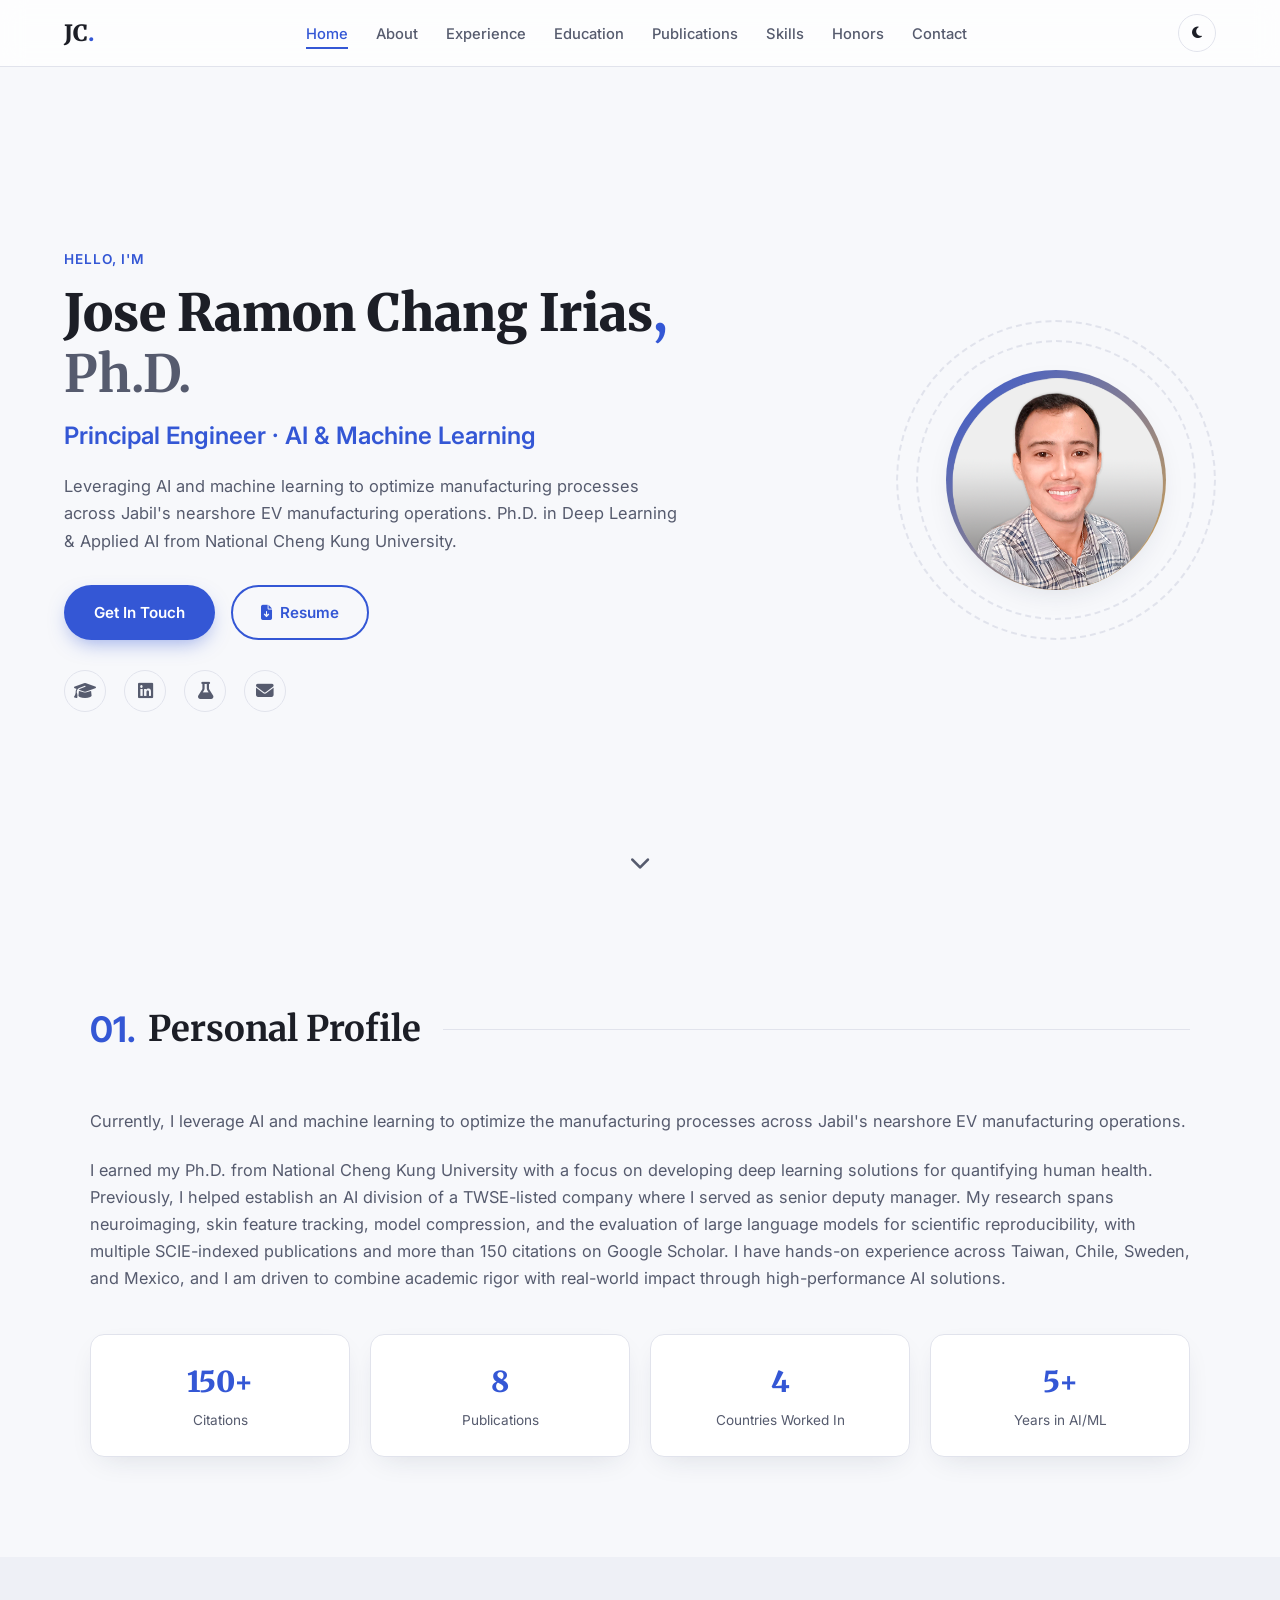
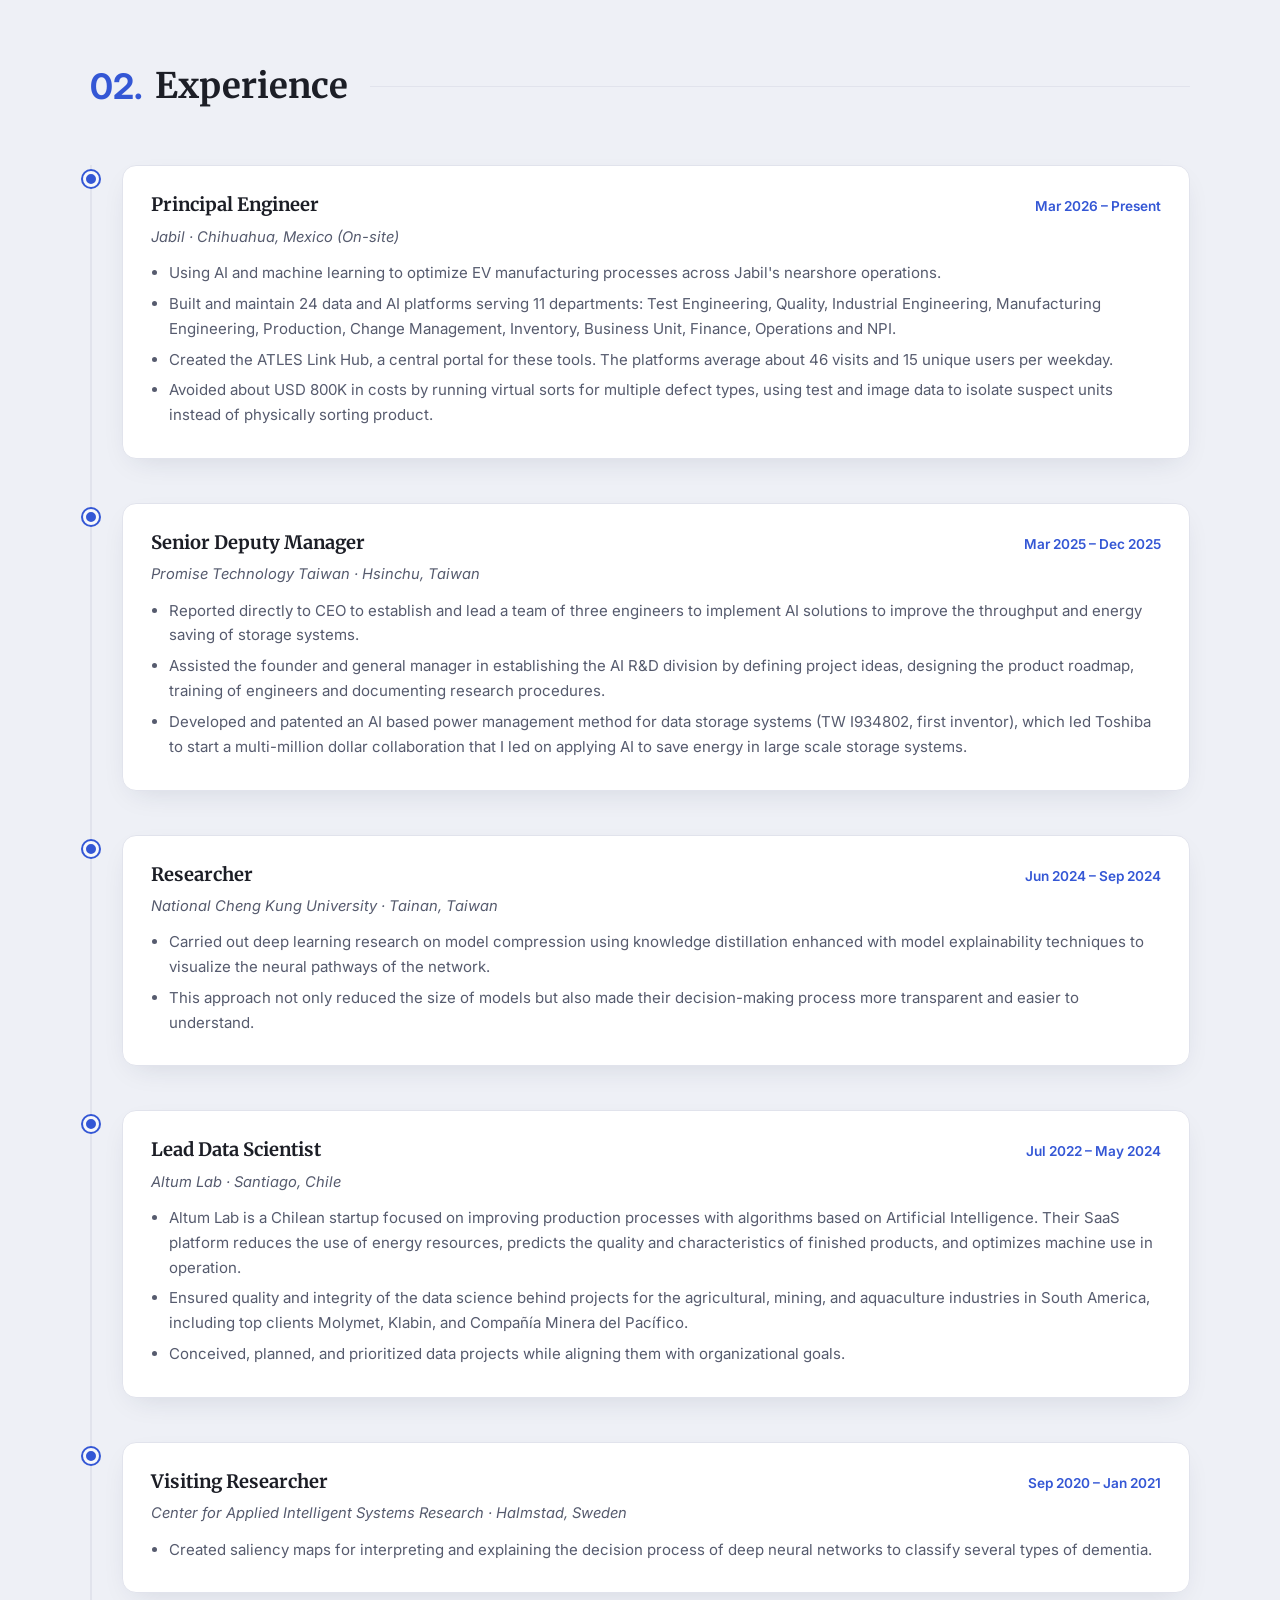
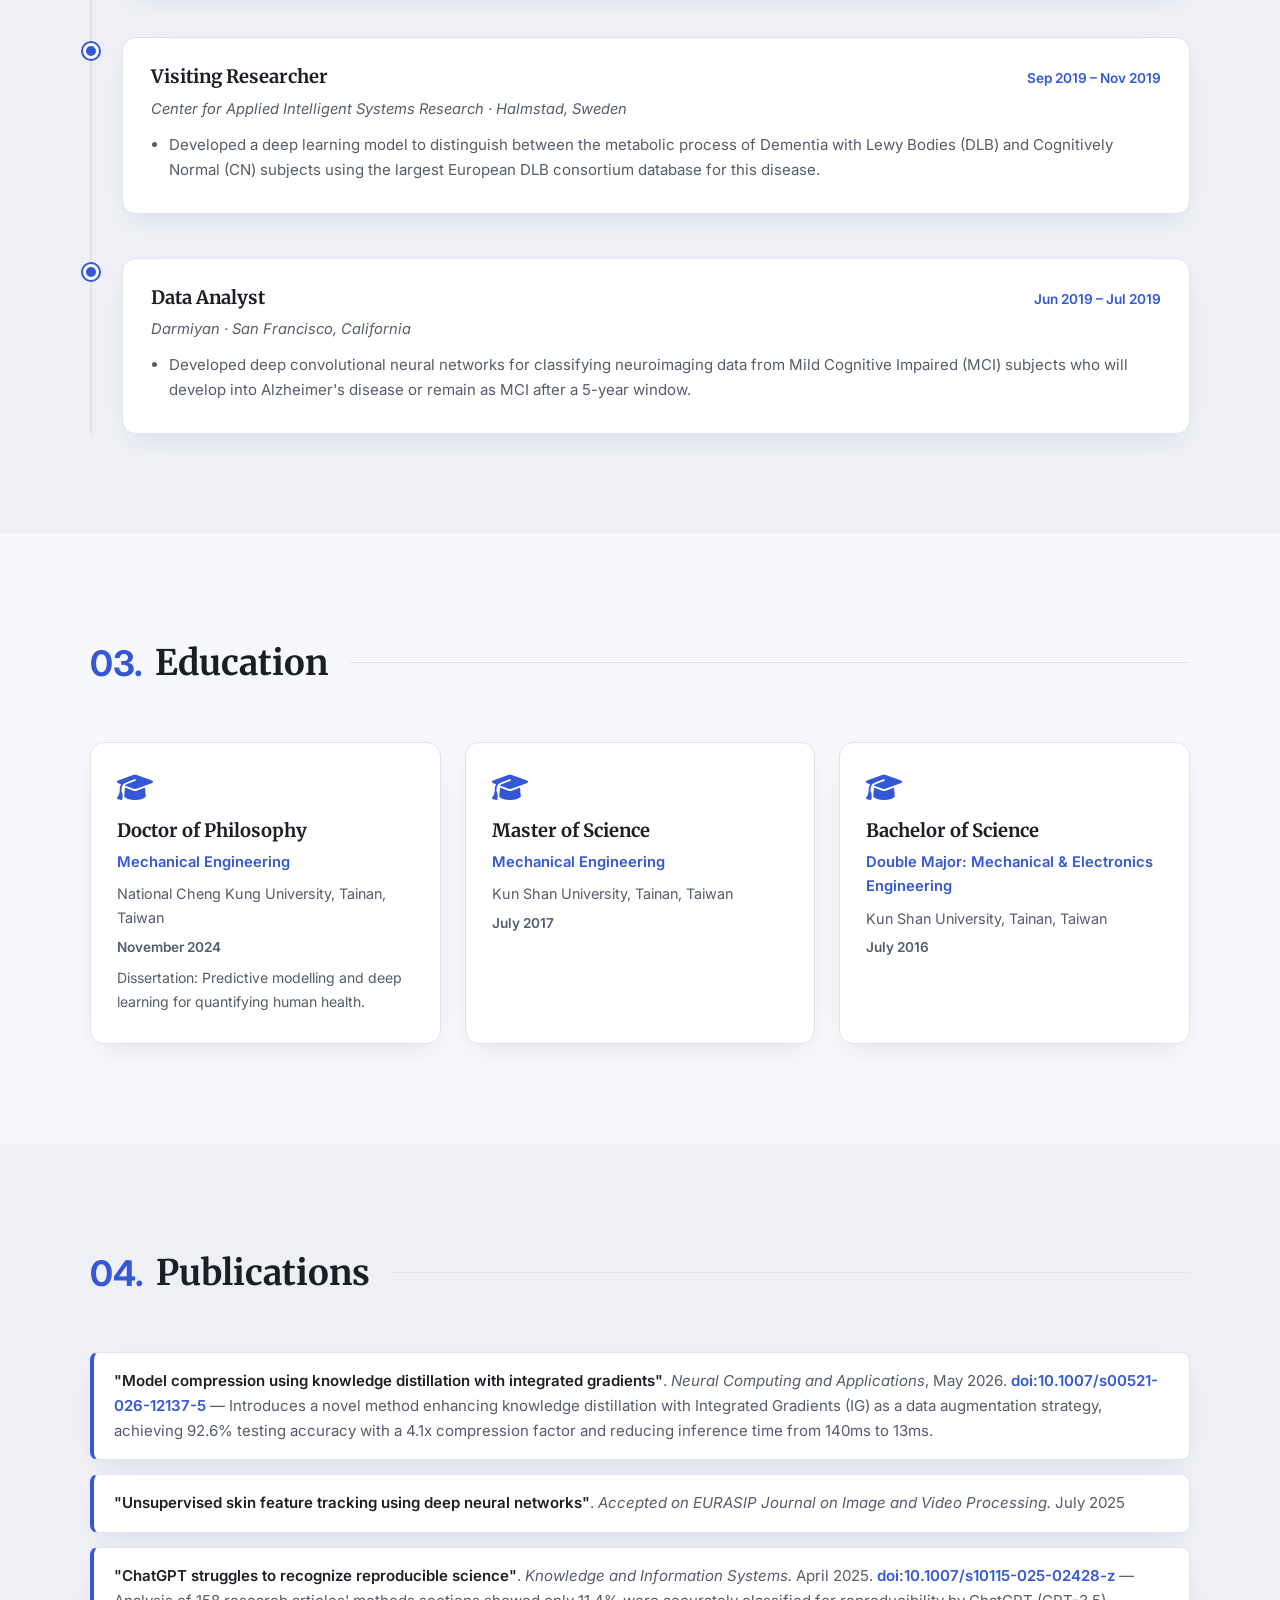
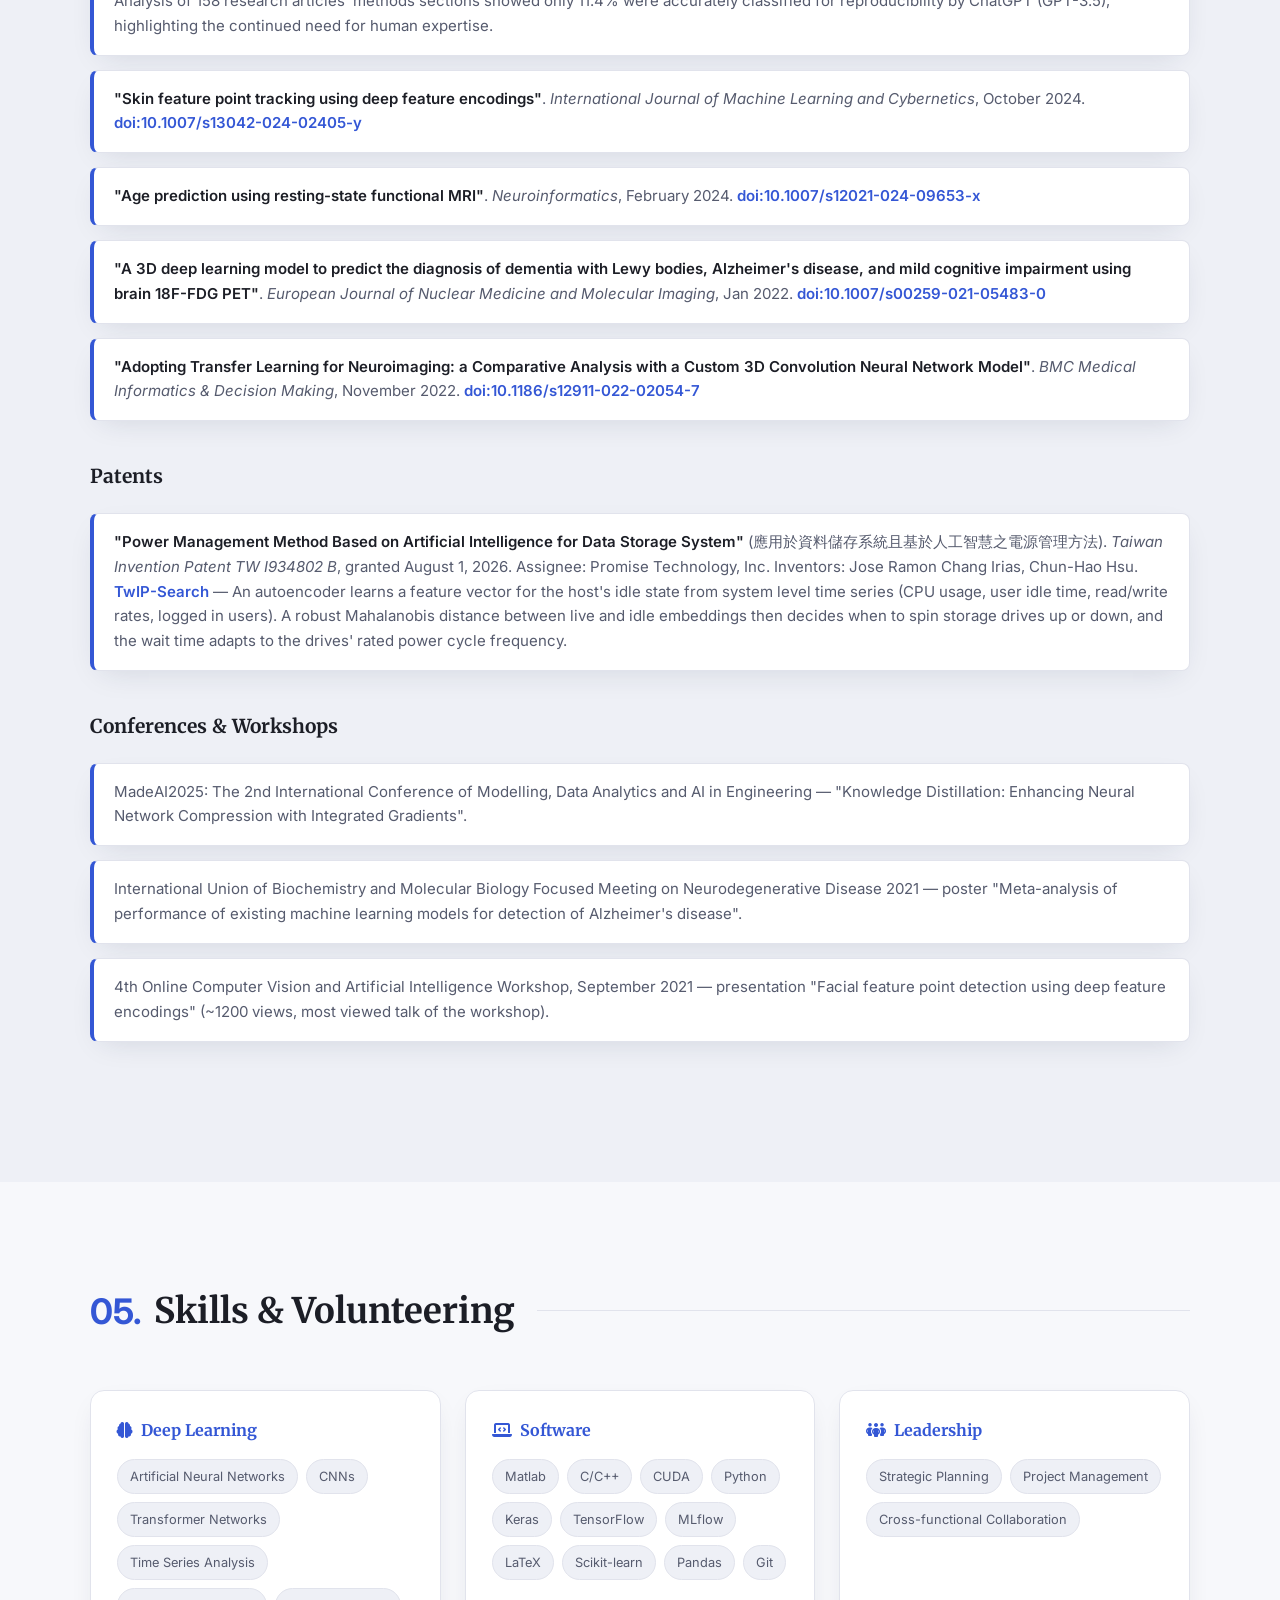
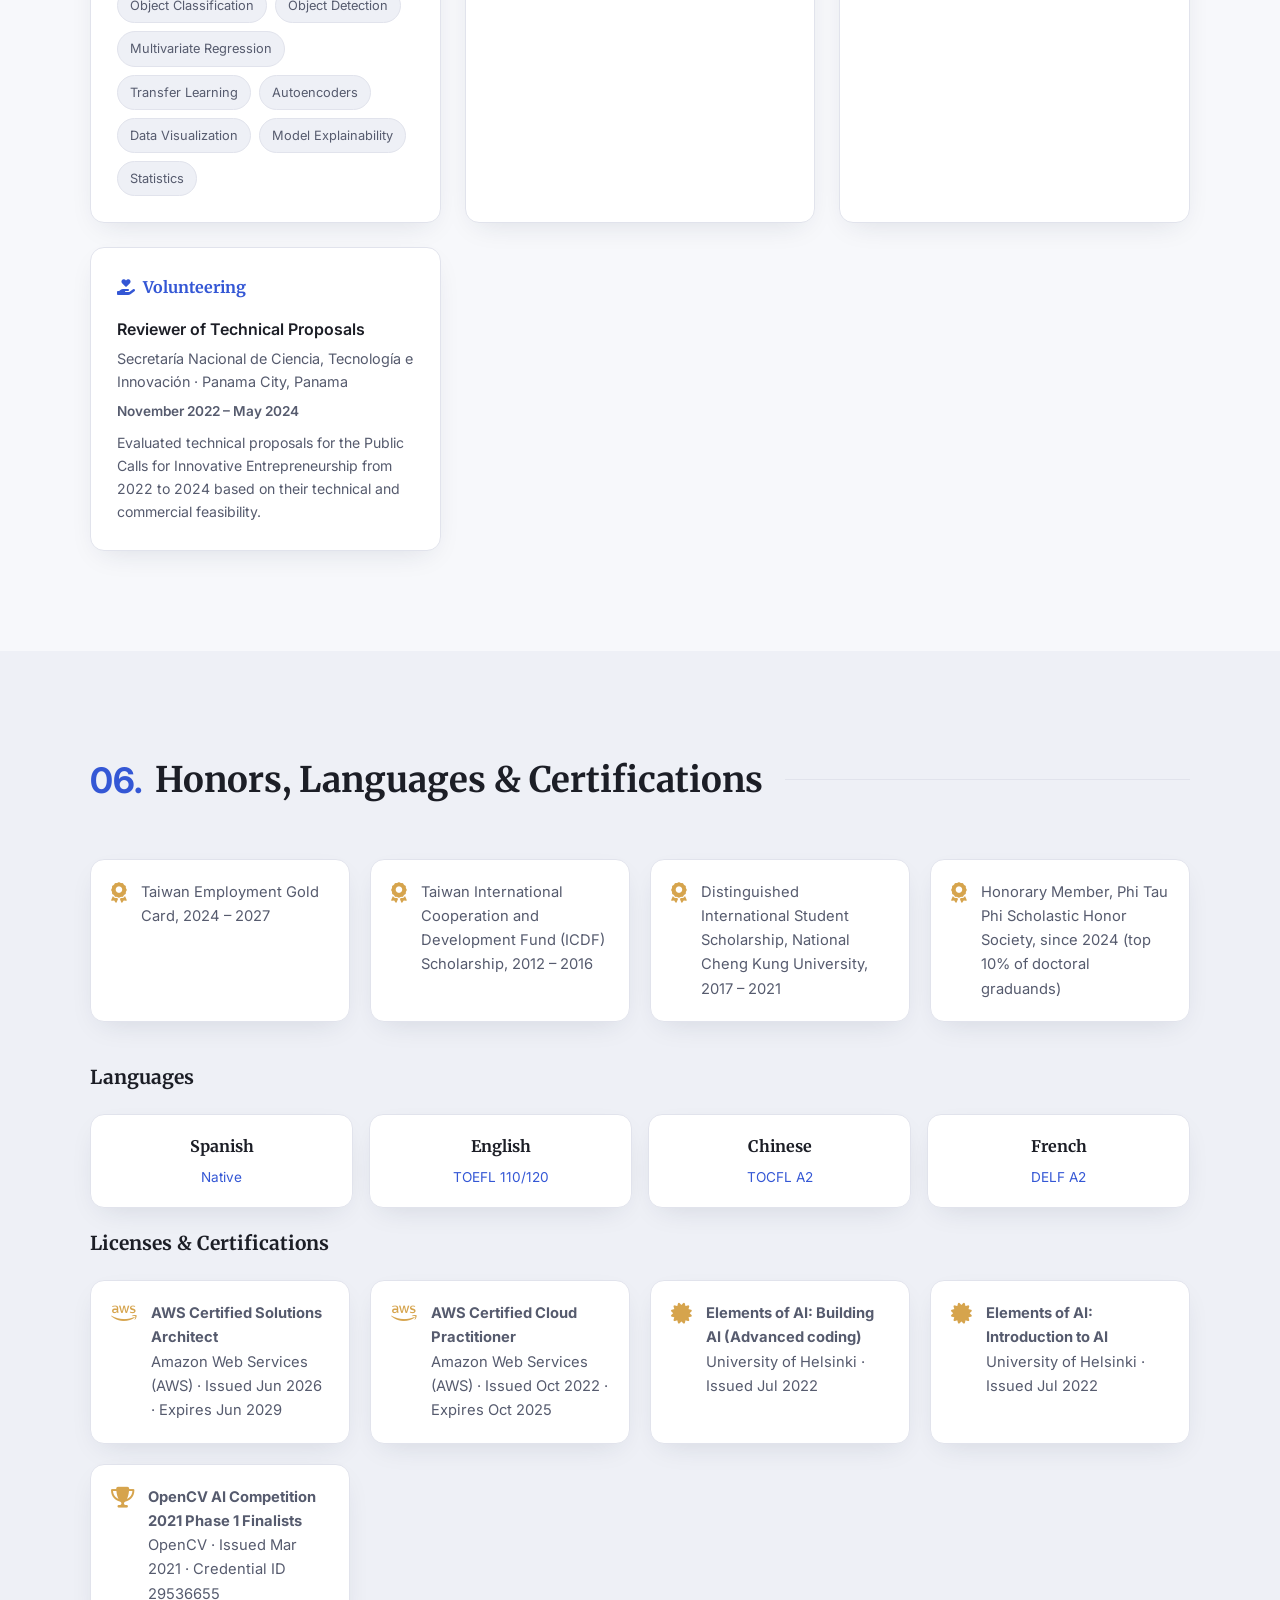
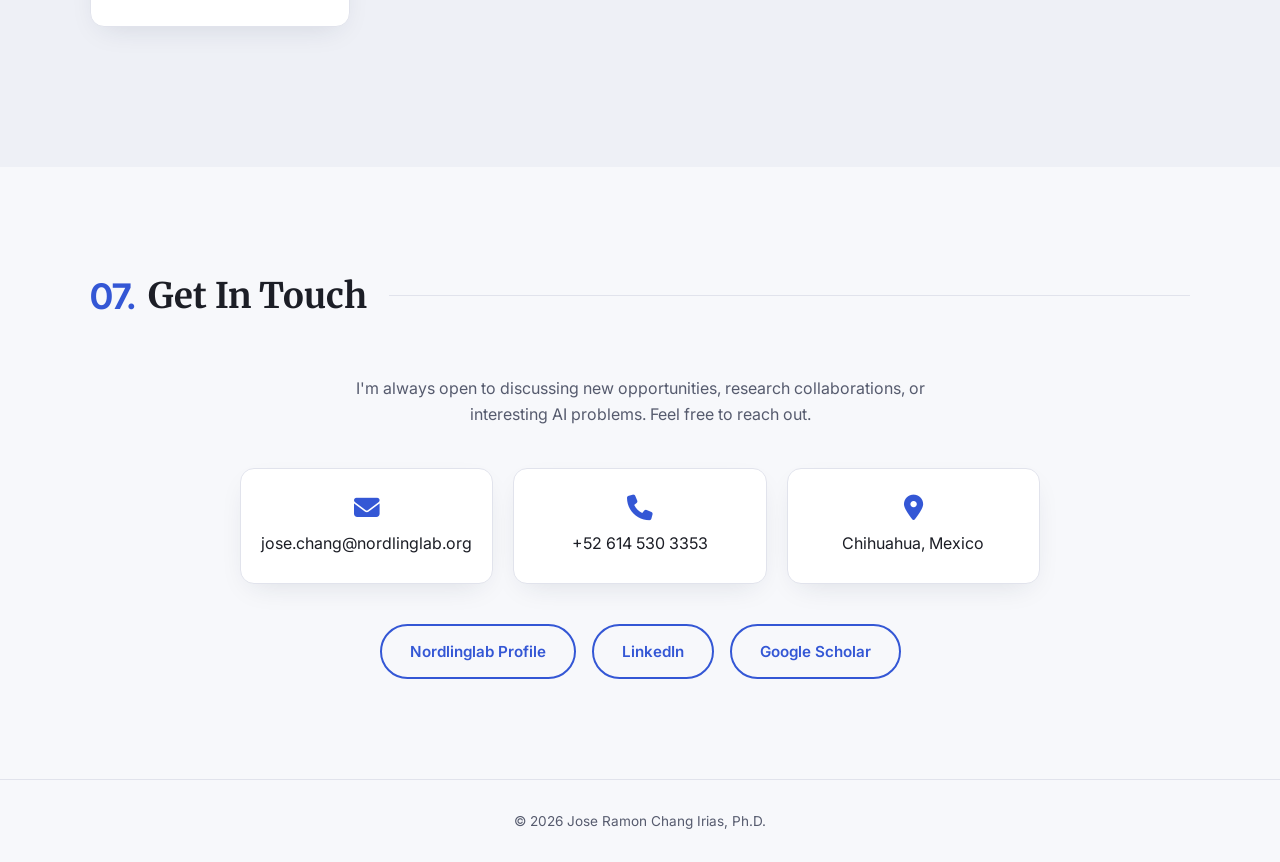
<file: index.html>
<!DOCTYPE html>
<html lang="en">
<head>
<meta charset="UTF-8">
<meta name="viewport" content="width=device-width, initial-scale=1.0">
<title>Jose Ramon Chang Irias, Ph.D. | AI Research & Engineering</title>
<meta name="description" content="Personal website of Jose Ramon Chang Irias, Ph.D. - AI R&D leader specializing in deep learning, model compression, neuroimaging AI, and applied machine learning research.">
<meta name="keywords" content="Jose Ramon Chang Irias, Jose Chang, AI, Artificial Intelligence, Machine Learning, Deep Learning, Solutions Architect, AI Solutions Architect, AI R&D, AI Research Scientist, Machine Learning Engineer, Deep Learning Engineer, Neural Networks, Convolutional Neural Networks, Transformer Networks, Model Compression, Knowledge Distillation, Model Explainability, Computer Vision, Neuroimaging AI, Predictive Modelling, Data Science, AWS Certified Solutions Architect, AI Consultant, AI Leadership, Ph.D. Artificial Intelligence, National Cheng Kung University, Jabil, Manufacturing AI, EV Manufacturing, Applied AI Research">

<meta name="author" content="Jose Ramon Chang Irias">
<meta name="robots" content="index, follow">
<link rel="canonical" href="https://jose-chang.github.io/">

<!-- Open Graph / Facebook / LinkedIn -->
<meta property="og:type" content="profile">
<meta property="og:url" content="https://jose-chang.github.io/">
<meta property="og:title" content="Jose Ramon Chang Irias, Ph.D. | AI Research & Engineering">
<meta property="og:description" content="Personal website of Jose Ramon Chang Irias, Ph.D. - AI R&D leader specializing in deep learning, model compression, neuroimaging AI, and applied machine learning research.">
<meta property="og:image" content="https://jose-chang.github.io/Foto_Perfil_Jose.png">
<meta property="profile:first_name" content="Jose Ramon">
<meta property="profile:last_name" content="Chang Irias">

<!-- Twitter Card -->
<meta name="twitter:card" content="summary_large_image">
<meta name="twitter:url" content="https://jose-chang.github.io/">
<meta name="twitter:title" content="Jose Ramon Chang Irias, Ph.D. | AI Research & Engineering">
<meta name="twitter:description" content="Personal website of Jose Ramon Chang Irias, Ph.D. - AI R&D leader specializing in deep learning, model compression, neuroimaging AI, and applied machine learning research.">
<meta name="twitter:image" content="https://jose-chang.github.io/Foto_Perfil_Jose.png">

<link rel="icon" type="image/png" href="Foto_Perfil_Jose.png">
<link rel="preconnect" href="https://fonts.googleapis.com">
<link rel="preconnect" href="https://fonts.gstatic.com" crossorigin>
<link href="https://fonts.googleapis.com/css2?family=Merriweather:wght@400;700;900&family=Inter:wght@300;400;500;600;700&display=swap" rel="stylesheet">
<link rel="stylesheet" href="https://cdnjs.cloudflare.com/ajax/libs/font-awesome/6.5.1/css/all.min.css">
<link rel="stylesheet" href="style.css">

<script type="application/ld+json">
{
  "@context": "https://schema.org",
  "@type": "Person",
  "name": "Jose Ramon Chang Irias",
  "alternateName": "Jose Chang",
  "url": "https://jose-chang.github.io/",
  "image": "https://jose-chang.github.io/Foto_Perfil_Jose.png",
  "jobTitle": "Principal Engineer, AI & Machine Learning",
  "worksFor": {
    "@type": "Organization",
    "name": "Jabil"
  },
  "alumniOf": [
    {
      "@type": "CollegeOrUniversity",
      "name": "National Cheng Kung University"
    },
    {
      "@type": "CollegeOrUniversity",
      "name": "Kun Shan University"
    }
  ],
  "email": "mailto:jose.chang@nordlinglab.org",
  "telephone": "+52-614-530-3353",
  "address": {
    "@type": "PostalAddress",
    "addressLocality": "Chihuahua",
    "addressCountry": "Mexico"
  },
  "sameAs": [
    "https://www.linkedin.com/in/jose-chang-phd-b80aa515a/",
    "https://scholar.google.com/citations?user=WvDz7nAAAAAJ&hl=en",
    "https://www.nordlinglab.org/jose-ramon-chang/"
  ]
}
</script>
</head>

<body>

<div id="progress-bar"></div>

<nav id="navbar">
  <div class="nav-container">
    <a href="#home" class="nav-logo">JC<span>.</span></a>
    <ul class="nav-links" id="nav-links">
      <li><a href="#home">Home</a></li>
      <li><a href="#about">About</a></li>
      <li><a href="#experience">Experience</a></li>
      <li><a href="#education">Education</a></li>
      <li><a href="#publications">Publications</a></li>
      <li><a href="#skills">Skills</a></li>
      <li><a href="#honors">Honors</a></li>
      <li><a href="#contact">Contact</a></li>
    </ul>
    <button id="theme-toggle" aria-label="Toggle dark mode"><i class="fa-solid fa-moon"></i></button>
    <button id="nav-toggle" aria-label="Toggle navigation"><i class="fa-solid fa-bars"></i></button>
  </div>
</nav>

<header id="home" class="hero">
  <div class="hero-content">
    <p class="hero-eyebrow">Hello, I'm</p>
    <h1>Jose Ramon Chang Irias<span class="dot">,</span> <span class="phd">Ph.D.</span></h1>
    <h2 class="hero-role">Principal Engineer · AI & Machine Learning</h2>
    <p class="hero-desc">Leveraging AI and machine learning to optimize manufacturing processes across Jabil's nearshore EV manufacturing operations. Ph.D. in Deep Learning & Applied AI from National Cheng Kung University.</p>
    <div class="hero-buttons">
      <a href="#contact" class="btn btn-primary">Get In Touch</a>
      <a href="Resume.pdf" class="btn btn-outline" target="_blank" rel="noopener noreferrer"><i class="fa-solid fa-file-arrow-down"></i> Resume</a>
    </div>
    <div class="hero-socials">
      <a href="https://scholar.google.com/citations?user=WvDz7nAAAAAJ&hl=en" target="_blank" rel="noopener noreferrer" aria-label="Google Scholar"><i class="fa-solid fa-graduation-cap"></i></a>
      <a href="https://www.linkedin.com/in/jose-chang-phd-b80aa515a/" target="_blank" rel="noopener noreferrer" aria-label="LinkedIn"><i class="fa-brands fa-linkedin"></i></a>
      <a href="https://www.nordlinglab.org/jose-ramon-chang/" target="_blank" rel="noopener noreferrer" aria-label="Nordlinglab"><i class="fa-solid fa-flask"></i></a>

      <a href="mailto:jose.chang@nordlinglab.org" aria-label="Email"><i class="fa-solid fa-envelope"></i></a>
    </div>
  </div>
  <div class="hero-visual">
    <div class="orbit-ring ring-1"></div>
    <div class="orbit-ring ring-2"></div>
    <div class="hero-avatar hero-avatar-photo">
      <img src="Foto_Perfil_Jose.png" alt="Jose Ramon Chang Irias">
    </div>
  </div>

  <a href="#about" class="scroll-down" aria-label="Scroll down"><i class="fa-solid fa-chevron-down"></i></a>
</header>

<main>

  <section id="about" class="section">
    <div class="section-inner">
      <h2 class="section-title"><span>01.</span> Personal Profile</h2>

      <div class="about-grid">
        <p class="about-text">
          Currently, I leverage AI and machine learning to optimize the manufacturing processes across Jabil's
          nearshore EV manufacturing operations.
        </p>
        <p class="about-text">
          I earned my Ph.D. from National Cheng Kung University with a focus on developing deep learning solutions
          for quantifying human health. Previously, I helped establish an AI division of a TWSE-listed company where
          I served as senior deputy manager. My research spans neuroimaging, skin feature tracking, model compression,
          and the evaluation of large language models for scientific reproducibility, with multiple SCIE-indexed
          publications and more than 150 citations on Google Scholar. I have hands-on experience across Taiwan, Chile,
          Sweden, and Mexico, and I am driven to combine academic rigor with real-world impact through high-performance
          AI solutions.
        </p>
        <div class="about-stats">
          <div class="stat-card"><span class="stat-num">150+</span><span class="stat-label">Citations</span></div>
          <div class="stat-card"><span class="stat-num">8</span><span class="stat-label">Publications</span></div>
          <div class="stat-card"><span class="stat-num">4</span><span class="stat-label">Countries Worked In</span></div>
          <div class="stat-card"><span class="stat-num">5+</span><span class="stat-label">Years in AI/ML</span></div>
        </div>

      </div>
    </div>
  </section>

  <section id="experience" class="section alt-bg">
    <div class="section-inner">
      <h2 class="section-title"><span>02.</span> Experience</h2>

      <div class="timeline">

        <div class="timeline-item">
          <div class="timeline-dot"></div>
          <div class="timeline-content">
            <div class="tl-header">
              <h4>Principal Engineer</h4>
              <span class="tl-date">Mar 2026 – Present</span>
            </div>
            <p class="tl-company">Jabil · Chihuahua, Mexico (On-site)</p>
            <ul>
              <li>Using AI and machine learning to optimize EV manufacturing processes across Jabil's nearshore operations.</li>
              <li>Built and maintain 24 data and AI platforms serving 11 departments: Test Engineering, Quality, Industrial Engineering, Manufacturing Engineering, Production, Change Management, Inventory, Business Unit, Finance, Operations and NPI.</li>
              <li>Created the ATLES Link Hub, a central portal for these tools. The platforms average about 46 visits and 15 unique users per weekday.</li>
              <li>Avoided about USD 800K in costs by running virtual sorts for multiple defect types, using test and image data to isolate suspect units instead of physically sorting product.</li>
            </ul>
          </div>
        </div>

        <div class="timeline-item">
          <div class="timeline-dot"></div>
          <div class="timeline-content">
            <div class="tl-header">
              <h4>Senior Deputy Manager</h4>
              <span class="tl-date">Mar 2025 – Dec 2025</span>
            </div>
            <p class="tl-company">Promise Technology Taiwan · Hsinchu, Taiwan</p>

            <ul>
              <li>Reported directly to CEO to establish and lead a team of three engineers to implement AI solutions to improve the throughput and energy saving of storage systems.</li>
              <li>Assisted the founder and general manager in establishing the AI R&D division by defining project ideas, designing the product roadmap, training of engineers and documenting research procedures.</li>
              <li>Developed and patented an AI based power management method for data storage systems (TW I934802, first inventor), which led Toshiba to start a multi-million dollar collaboration that I led on applying AI to save energy in large scale storage systems.</li>
            </ul>
          </div>
        </div>

        <div class="timeline-item">
          <div class="timeline-dot"></div>
          <div class="timeline-content">
            <div class="tl-header">
              <h4>Researcher</h4>
              <span class="tl-date">Jun 2024 – Sep 2024</span>
            </div>
            <p class="tl-company">National Cheng Kung University · Tainan, Taiwan</p>
            <ul>
              <li>Carried out deep learning research on model compression using knowledge distillation enhanced with model explainability techniques to visualize the neural pathways of the network.</li>
              <li>This approach not only reduced the size of models but also made their decision-making process more transparent and easier to understand.</li>
            </ul>
          </div>
        </div>

        <div class="timeline-item">
          <div class="timeline-dot"></div>
          <div class="timeline-content">
            <div class="tl-header">
              <h4>Lead Data Scientist</h4>
              <span class="tl-date">Jul 2022 – May 2024</span>
            </div>
            <p class="tl-company">Altum Lab · Santiago, Chile</p>
            <ul>
              <li>Altum Lab is a Chilean startup focused on improving production processes with algorithms based on Artificial Intelligence. Their SaaS platform reduces the use of energy resources, predicts the quality and characteristics of finished products, and optimizes machine use in operation.</li>
              <li>Ensured quality and integrity of the data science behind projects for the agricultural, mining, and aquaculture industries in South America, including top clients Molymet, Klabin, and Compañía Minera del Pacífico.</li>
              <li>Conceived, planned, and prioritized data projects while aligning them with organizational goals.</li>
            </ul>
          </div>
        </div>

        <div class="timeline-item">
          <div class="timeline-dot"></div>
          <div class="timeline-content">
            <div class="tl-header">
              <h4>Visiting Researcher</h4>
              <span class="tl-date">Sep 2020 – Jan 2021</span>
            </div>
            <p class="tl-company">Center for Applied Intelligent Systems Research · Halmstad, Sweden</p>
            <ul>
              <li>Created saliency maps for interpreting and explaining the decision process of deep neural networks to classify several types of dementia.</li>
            </ul>
          </div>
        </div>

        <div class="timeline-item">
          <div class="timeline-dot"></div>
          <div class="timeline-content">
            <div class="tl-header">
              <h4>Visiting Researcher</h4>
              <span class="tl-date">Sep 2019 – Nov 2019</span>
            </div>
            <p class="tl-company">Center for Applied Intelligent Systems Research · Halmstad, Sweden</p>
            <ul>
              <li>Developed a deep learning model to distinguish between the metabolic process of Dementia with Lewy Bodies (DLB) and Cognitively Normal (CN) subjects using the largest European DLB consortium database for this disease.</li>
            </ul>
          </div>
        </div>

        <div class="timeline-item">
          <div class="timeline-dot"></div>
          <div class="timeline-content">
            <div class="tl-header">
              <h4>Data Analyst</h4>
              <span class="tl-date">Jun 2019 – Jul 2019</span>
            </div>
            <p class="tl-company">Darmiyan · San Francisco, California</p>
            <ul>
              <li>Developed deep convolutional neural networks for classifying neuroimaging data from Mild Cognitive Impaired (MCI) subjects who will develop into Alzheimer's disease or remain as MCI after a 5-year window.</li>
            </ul>
          </div>
        </div>

      </div>
    </div>
  </section>

  <section id="education" class="section">
    <div class="section-inner">
      <h2 class="section-title"><span>03.</span> Education</h2>

      <div class="cards-grid education-grid">
        <div class="card">
          <i class="fa-solid fa-graduation-cap card-icon"></i>
          <h4>Doctor of Philosophy</h4>
          <p class="card-sub">Mechanical Engineering</p>
          <p class="card-place">National Cheng Kung University, Tainan, Taiwan</p>
          <p class="card-date">November 2024</p>
          <p class="card-desc">Dissertation: Predictive modelling and deep learning for quantifying human health.</p>
        </div>
        <div class="card">
          <i class="fa-solid fa-graduation-cap card-icon"></i>
          <h4>Master of Science</h4>
          <p class="card-sub">Mechanical Engineering</p>
          <p class="card-place">Kun Shan University, Tainan, Taiwan</p>
          <p class="card-date">July 2017</p>
        </div>
        <div class="card">
          <i class="fa-solid fa-graduation-cap card-icon"></i>
          <h4>Bachelor of Science</h4>
          <p class="card-sub">Double Major: Mechanical & Electronics Engineering</p>
          <p class="card-place">Kun Shan University, Tainan, Taiwan</p>
          <p class="card-date">July 2016</p>
        </div>
      </div>
    </div>
  </section>

  <section id="publications" class="section alt-bg">
    <div class="section-inner">
      <h2 class="section-title"><span>04.</span> Publications</h2>

      <ul class="pub-list">
        <li><span class="pub-title">"Model compression using knowledge distillation with integrated gradients"</span>. <em>Neural Computing and Applications</em>, May 2026. <a href="https://doi.org/10.1007/s00521-026-12137-5" target="_blank">doi:10.1007/s00521-026-12137-5</a> — Introduces a novel method enhancing knowledge distillation with Integrated Gradients (IG) as a data augmentation strategy, achieving 92.6% testing accuracy with a 4.1x compression factor and reducing inference time from 140ms to 13ms.</li>

        <li><span class="pub-title">"Unsupervised skin feature tracking using deep neural networks"</span>. <em>Accepted on EURASIP Journal on Image and Video Processing.</em> July 2025</li>
        <li><span class="pub-title">"ChatGPT struggles to recognize reproducible science"</span>. <em>Knowledge and Information Systems.</em> April 2025. <a href="https://doi.org/10.1007/s10115-025-02428-z" target="_blank">doi:10.1007/s10115-025-02428-z</a> — Analysis of 158 research articles' methods sections showed only 11.4% were accurately classified for reproducibility by ChatGPT (GPT-3.5), highlighting the continued need for human expertise.</li>

        <li><span class="pub-title">"Skin feature point tracking using deep feature encodings"</span>. <em>International Journal of Machine Learning and Cybernetics</em>, October 2024. <a href="https://doi.org/10.1007/s13042-024-02405-y" target="_blank">doi:10.1007/s13042-024-02405-y</a></li>
        <li><span class="pub-title">"Age prediction using resting-state functional MRI"</span>. <em>Neuroinformatics</em>, February 2024. <a href="https://doi.org/10.1007/s12021-024-09653-x" target="_blank">doi:10.1007/s12021-024-09653-x</a></li>
        <li><span class="pub-title">"A 3D deep learning model to predict the diagnosis of dementia with Lewy bodies, Alzheimer's disease, and mild cognitive impairment using brain 18F-FDG PET"</span>. <em>European Journal of Nuclear Medicine and Molecular Imaging</em>, Jan 2022. <a href="https://doi.org/10.1007/s00259-021-05483-0" target="_blank">doi:10.1007/s00259-021-05483-0</a></li>
        <li><span class="pub-title">"Adopting Transfer Learning for Neuroimaging: a Comparative Analysis with a Custom 3D Convolution Neural Network Model"</span>. <em>BMC Medical Informatics & Decision Making</em>, November 2022. <a href="https://doi.org/10.1186/s12911-022-02054-7" target="_blank">doi:10.1186/s12911-022-02054-7</a></li>
      </ul>

      <h4 class="sub-heading">Patents</h4>
      <ul class="pub-list">
        <li><span class="pub-title">"Power Management Method Based on Artificial Intelligence for Data Storage System"</span> (應用於資料儲存系統且基於人工智慧之電源管理方法). <em>Taiwan Invention Patent TW I934802 B</em>, granted August 1, 2026. Assignee: Promise Technology, Inc. Inventors: Jose Ramon Chang Irias, Chun-Hao Hsu. <a href="https://cloud.tipo.gov.tw/s690/twipsearch/#/patent/detail?id=TWI0934802_TW000114138600_B&amp;database=TWB" target="_blank" rel="noopener noreferrer">TwIP-Search</a> — An autoencoder learns a feature vector for the host's idle state from system level time series (CPU usage, user idle time, read/write rates, logged in users). A robust Mahalanobis distance between live and idle embeddings then decides when to spin storage drives up or down, and the wait time adapts to the drives' rated power cycle frequency.</li>
      </ul>

      <h4 class="sub-heading">Conferences & Workshops</h4>
      <ul class="pub-list">
        <li>MadeAI2025: The 2nd International Conference of Modelling, Data Analytics and AI in Engineering — "Knowledge Distillation: Enhancing Neural Network Compression with Integrated Gradients".</li>
        <li>International Union of Biochemistry and Molecular Biology Focused Meeting on Neurodegenerative Disease 2021 — poster "Meta-analysis of performance of existing machine learning models for detection of Alzheimer's disease".</li>
        <li>4th Online Computer Vision and Artificial Intelligence Workshop, September 2021 — presentation "Facial feature point detection using deep feature encodings" (~1200 views, most viewed talk of the workshop).</li>
      </ul>
    </div>
  </section>

  <section id="skills" class="section">
    <div class="section-inner">
      <h2 class="section-title"><span>05.</span> Skills & Volunteering</h2>

      <div class="skills-grid">
        <div class="skill-card">
          <h4><i class="fa-solid fa-brain"></i> Deep Learning</h4>
          <div class="tags">
            <span>Artificial Neural Networks</span><span>CNNs</span><span>Transformer Networks</span>
            <span>Time Series Analysis</span><span>Object Classification</span><span>Object Detection</span>
            <span>Multivariate Regression</span><span>Transfer Learning</span><span>Autoencoders</span>
            <span>Data Visualization</span><span>Model Explainability</span><span>Statistics</span>
          </div>
        </div>
        <div class="skill-card">
          <h4><i class="fa-solid fa-laptop-code"></i> Software</h4>
          <div class="tags">
            <span>Matlab</span><span>C/C++</span><span>CUDA</span><span>Python</span><span>Keras</span>
            <span>TensorFlow</span><span>MLflow</span><span>LaTeX</span><span>Scikit-learn</span>
            <span>Pandas</span><span>Git</span>
          </div>
        </div>
        <div class="skill-card">
          <h4><i class="fa-solid fa-people-group"></i> Leadership</h4>
          <div class="tags">
            <span>Strategic Planning</span><span>Project Management</span><span>Cross-functional Collaboration</span>
          </div>
        </div>
        <div class="skill-card">
          <h4><i class="fa-solid fa-hand-holding-heart"></i> Volunteering</h4>
          <p class="volunteer-role">Reviewer of Technical Proposals</p>
          <p class="card-place">Secretaría Nacional de Ciencia, Tecnología e Innovación · Panama City, Panama</p>
          <p class="card-date">November 2022 – May 2024</p>
          <p class="tl-desc">Evaluated technical proposals for the Public Calls for Innovative Entrepreneurship from 2022 to 2024 based on their technical and commercial feasibility.</p>
        </div>
      </div>
    </div>
  </section>

  <section id="honors" class="section alt-bg">
    <div class="section-inner">
      <h2 class="section-title"><span>06.</span> Honors, Languages & Certifications</h2>

      <div class="honors-grid">
        <div class="honor-item">
          <i class="fa-solid fa-award"></i>
          <p>Taiwan Employment Gold Card, 2024 – 2027</p>
        </div>
        <div class="honor-item">
          <i class="fa-solid fa-award"></i>
          <p>Taiwan International Cooperation and Development Fund (ICDF) Scholarship, 2012 – 2016</p>
        </div>
        <div class="honor-item">
          <i class="fa-solid fa-award"></i>
          <p>Distinguished International Student Scholarship, National Cheng Kung University, 2017 – 2021</p>
        </div>
        <div class="honor-item">
          <i class="fa-solid fa-award"></i>
          <p>Honorary Member, Phi Tau Phi Scholastic Honor Society, since 2024 (top 10% of doctoral graduands)</p>
        </div>
      </div>

      <h4 class="sub-heading">Languages</h4>
      <div class="lang-grid">
        <div class="lang-item"><span class="lang-name">Spanish</span><span class="lang-level">Native</span></div>
        <div class="lang-item"><span class="lang-name">English</span><span class="lang-level">TOEFL 110/120</span></div>
        <div class="lang-item"><span class="lang-name">Chinese</span><span class="lang-level">TOCFL A2</span></div>
        <div class="lang-item"><span class="lang-name">French</span><span class="lang-level">DELF A2</span></div>
      </div>

      <h4 class="sub-heading">Licenses & Certifications</h4>
      <div class="honors-grid">
        <div class="honor-item">
          <i class="fa-brands fa-aws"></i>
          <p><strong>AWS Certified Solutions Architect</strong><br>Amazon Web Services (AWS) · Issued Jun 2026 · Expires Jun 2029</p>
        </div>
        <div class="honor-item">
          <i class="fa-brands fa-aws"></i>
          <p><strong>AWS Certified Cloud Practitioner</strong><br>Amazon Web Services (AWS) · Issued Oct 2022 · Expires Oct 2025</p>
        </div>
        <div class="honor-item">
          <i class="fa-solid fa-certificate"></i>
          <p><strong>Elements of AI: Building AI (Advanced coding)</strong><br>University of Helsinki · Issued Jul 2022</p>
        </div>
        <div class="honor-item">
          <i class="fa-solid fa-certificate"></i>
          <p><strong>Elements of AI: Introduction to AI</strong><br>University of Helsinki · Issued Jul 2022</p>
        </div>
        <div class="honor-item">
          <i class="fa-solid fa-trophy"></i>
          <p><strong>OpenCV AI Competition 2021 Phase 1 Finalists</strong><br>OpenCV · Issued Mar 2021 · Credential ID 29536655</p>
        </div>
      </div>
    </div>
  </section>


  <section id="contact" class="section contact-section">
    <div class="section-inner">
      <h2 class="section-title"><span>07.</span> Get In Touch</h2>

      <p class="contact-text">I'm always open to discussing new opportunities, research collaborations, or interesting AI problems. Feel free to reach out.</p>
      <div class="contact-grid">
        <a href="mailto:jose.chang@nordlinglab.org" class="contact-card">
          <i class="fa-solid fa-envelope"></i>
          <span>jose.chang@nordlinglab.org</span>
        </a>
        <a href="tel:+526145303353" class="contact-card">
          <i class="fa-solid fa-phone"></i>
          <span>+52 614 530 3353</span>
        </a>

        <div class="contact-card">
          <i class="fa-solid fa-location-dot"></i>
          <span>Chihuahua, Mexico</span>
        </div>

      </div>
      <div class="contact-links">
        <a href="https://www.nordlinglab.org/jose-ramon-chang/" target="_blank" rel="noopener noreferrer" class="btn btn-outline">Nordlinglab Profile</a>
        <a href="https://www.linkedin.com/in/jose-chang-phd-b80aa515a/" target="_blank" rel="noopener noreferrer" class="btn btn-outline">LinkedIn</a>
        <a href="https://scholar.google.com/citations?user=WvDz7nAAAAAJ&hl=en" target="_blank" rel="noopener noreferrer" class="btn btn-outline">Google Scholar</a>
      </div>

    </div>
  </section>

</main>

<footer>
  <p>&copy; <span id="year"></span> Jose Ramon Chang Irias, Ph.D.</p>

</footer>

<script src="script.js"></script>
</body>
</html>
</file>
<file: style.css>
/* ===========================
   CSS Variables & Reset
=========================== */
:root {
  --bg: #f7f8fb;
  --bg-alt: #eef0f6;
  --surface: #ffffff;
  --text: #1c1e26;
  --text-muted: #565b6e;
  --primary: #3457d5;
  --primary-dark: #23408f;
  --accent: #d6a44d;
  --border: #e1e3ec;
  --shadow: 0 10px 30px -12px rgba(30, 40, 70, 0.15);
  --radius: 14px;
  --font-heading: 'Merriweather', serif;
  --font-body: 'Inter', sans-serif;
  --transition: 0.3s ease;
}

[data-theme="dark"] {
  --bg: #0f1117;
  --bg-alt: #161923;
  --surface: #1a1d29;
  --text: #eef0f6;
  --text-muted: #a2a6bd;
  --primary: #6c8cff;
  --primary-dark: #4c6bd6;
  --accent: #e6b85c;
  --border: #2a2e3f;
  --shadow: 0 10px 30px -12px rgba(0, 0, 0, 0.5);
}

* { box-sizing: border-box; margin: 0; padding: 0; }

html { scroll-behavior: smooth; }

body {
  font-family: var(--font-body);
  background: var(--bg);
  color: var(--text);
  line-height: 1.65;
  transition: background var(--transition), color var(--transition);
  overflow-x: hidden;
}

a { text-decoration: none; color: inherit; }
ul { list-style: none; }
img { max-width: 100%; display: block; }

/* ===========================
   Progress Bar
=========================== */
#progress-bar {
  position: fixed;
  top: 0; left: 0;
  height: 3px;
  width: 0%;
  background: linear-gradient(90deg, var(--primary), var(--accent));
  z-index: 2000;
  transition: width 0.1s ease-out;
}

/* ===========================
   Navbar
=========================== */
#navbar {
  position: fixed;
  top: 0; left: 0; right: 0;
  z-index: 1000;
  background: rgba(255,255,255,0.75);
  backdrop-filter: blur(12px);
  border-bottom: 1px solid var(--border);
  transition: background var(--transition);
}
[data-theme="dark"] #navbar { background: rgba(15,17,23,0.75); }

.nav-container {
  max-width: 1200px;
  margin: 0 auto;
  padding: 14px 24px;
  display: flex;
  align-items: center;
  justify-content: space-between;
  gap: 20px;
}

.nav-logo {
  font-family: var(--font-heading);
  font-weight: 900;
  font-size: 1.4rem;
  color: var(--text);
}
.nav-logo span { color: var(--primary); }

.nav-links {
  display: flex;
  gap: 28px;
  flex: 1;
  justify-content: center;
}
.nav-links a {
  font-size: 0.92rem;
  font-weight: 500;
  color: var(--text-muted);
  position: relative;
  padding: 4px 0;
  transition: color var(--transition);
}
.nav-links a::after {
  content: '';
  position: absolute;
  left: 0; bottom: -2px;
  width: 0; height: 2px;
  background: var(--primary);
  transition: width var(--transition);
}
.nav-links a:hover { color: var(--primary); }
.nav-links a:hover::after { width: 100%; }
.nav-links a.active { color: var(--primary); }
.nav-links a.active::after { width: 100%; }

#theme-toggle, #nav-toggle {
  background: none;
  border: 1px solid var(--border);
  color: var(--text);
  width: 38px; height: 38px;
  border-radius: 50%;
  cursor: pointer;
  display: flex;
  align-items: center;
  justify-content: center;
  transition: all var(--transition);
}
#theme-toggle:hover, #nav-toggle:hover {
  background: var(--primary);
  color: #fff;
  border-color: var(--primary);
}
#nav-toggle { display: none; }

/* ===========================
   Hero
=========================== */
.hero {
  min-height: 100vh;
  display: flex;
  align-items: center;
  justify-content: space-between;
  max-width: 1200px;
  margin: 0 auto;
  padding: 120px 24px 60px;
  gap: 40px;
  position: relative;
}

.hero-content { max-width: 620px; }

.hero-eyebrow {
  color: var(--primary);
  font-weight: 600;
  letter-spacing: 1px;
  text-transform: uppercase;
  font-size: 0.85rem;
  margin-bottom: 12px;
  animation: fadeInUp 0.8s ease both;
}

.hero h1 {
  font-family: var(--font-heading);
  font-size: clamp(2rem, 5vw, 3.2rem);
  font-weight: 900;
  line-height: 1.2;
  margin-bottom: 10px;
  animation: fadeInUp 0.8s ease 0.1s both;
}
.hero h1 .dot { color: var(--primary); }
.hero h1 .phd { color: var(--text-muted); font-weight: 700; }

.hero-role {
  font-size: clamp(1.1rem, 2.5vw, 1.5rem);
  color: var(--primary);
  font-weight: 600;
  margin-bottom: 18px;
  animation: fadeInUp 0.8s ease 0.2s both;
}

.hero-desc {
  color: var(--text-muted);
  font-size: 1.03rem;
  margin-bottom: 30px;
  animation: fadeInUp 0.8s ease 0.3s both;
}

.hero-buttons {
  display: flex;
  gap: 16px;
  margin-bottom: 30px;
  flex-wrap: wrap;
  animation: fadeInUp 0.8s ease 0.4s both;
}

.btn {
  padding: 13px 28px;
  border-radius: 50px;
  font-weight: 600;
  font-size: 0.95rem;
  display: inline-flex;
  align-items: center;
  gap: 8px;
  transition: all var(--transition);
  border: 2px solid transparent;
  cursor: pointer;
}
.btn-primary {
  background: var(--primary);
  color: #fff;
  box-shadow: 0 8px 20px -6px rgba(52,87,213,0.5);
}
.btn-primary:hover {
  background: var(--primary-dark);
  transform: translateY(-3px);
  box-shadow: 0 12px 24px -6px rgba(52,87,213,0.6);
}
.btn-outline {
  border-color: var(--primary);
  color: var(--primary);
}
.btn-outline:hover {
  background: var(--primary);
  color: #fff;
  transform: translateY(-3px);
}

.hero-socials {
  display: flex;
  gap: 18px;
  animation: fadeInUp 0.8s ease 0.5s both;
}
.hero-socials a {
  width: 42px; height: 42px;
  display: flex;
  align-items: center;
  justify-content: center;
  border: 1px solid var(--border);
  border-radius: 50%;
  font-size: 1.1rem;
  color: var(--text-muted);
  transition: all var(--transition);
}
.hero-socials a:hover {
  background: var(--primary);
  color: #fff;
  border-color: var(--primary);
  transform: translateY(-4px);
}

.hero-visual {
  position: relative;
  width: 320px;
  height: 320px;
  flex-shrink: 0;
  display: flex;
  align-items: center;
  justify-content: center;
}
.hero-avatar {
  width: 220px; height: 220px;
  border-radius: 50%;
  background: linear-gradient(135deg, var(--primary), var(--accent));
  display: flex;
  align-items: center;
  justify-content: center;
  color: #fff;
  font-family: var(--font-heading);
  font-size: 4rem;
  font-weight: 900;
  box-shadow: var(--shadow);
  z-index: 2;
  overflow: hidden;
}
.hero-avatar-photo {
  padding: 0;
}
.hero-avatar-photo img {
  width: 100%;
  height: 100%;
  object-fit: cover;
  border-radius: 50%;
}

.orbit-ring {
  position: absolute;
  border: 2px dashed var(--border);
  border-radius: 50%;
}
.ring-1 { width: 280px; height: 280px; animation: spin 30s linear infinite; }
.ring-2 { width: 320px; height: 320px; animation: spin 45s linear infinite reverse; }

.scroll-down {
  position: absolute;
  bottom: 20px;
  left: 50%;
  transform: translateX(-50%);
  color: var(--text-muted);
  font-size: 1.3rem;
  animation: bounce 2s infinite;
}

@keyframes bounce {
  0%,20%,50%,80%,100% { transform: translate(-50%, 0); }
  40% { transform: translate(-50%, -10px); }
  60% { transform: translate(-50%, -5px); }
}
@keyframes spin { from { transform: rotate(0deg); } to { transform: rotate(360deg); } }
@keyframes fadeInUp {
  from { opacity: 0; transform: translateY(24px); }
  to { opacity: 1; transform: translateY(0); }
}

/* ===========================
   Sections
=========================== */
.section {
  padding: 100px 24px;
}
.alt-bg { background: var(--bg-alt); }
.section-inner {
  max-width: 1100px;
  margin: 0 auto;
}
.section-title {
  font-family: var(--font-heading);
  font-size: clamp(1.6rem, 3vw, 2.2rem);
  margin-bottom: 50px;
  display: flex;
  align-items: center;
  gap: 12px;
  opacity: 0;
  transform: translateY(20px);
  transition: all 0.6s ease;
}
.section-title.visible { opacity: 1; transform: translateY(0); }
.section-title span {
  color: var(--primary);
  font-family: var(--font-body);
  font-weight: 700;
}
.section-title::after {
  content: '';
  flex: 1;
  height: 1px;
  background: var(--border);
  margin-left: 10px;
}

.reveal {
  opacity: 0;
  transform: translateY(30px);
  transition: opacity 0.7s ease, transform 0.7s ease;
}
.reveal.visible { opacity: 1; transform: translateY(0); }

/* ===========================
   About
=========================== */
.about-grid {
  display: grid;
  gap: 22px;
}
.about-text {
  color: var(--text-muted);
  font-size: 1.02rem;
}
.about-stats {
  display: grid;
  grid-template-columns: repeat(4, 1fr);
  gap: 20px;
  margin-top: 20px;
}
.stat-card {
  background: var(--surface);
  border: 1px solid var(--border);
  border-radius: var(--radius);
  padding: 24px 12px;
  text-align: center;
  box-shadow: var(--shadow);
  transition: transform var(--transition);
}
.stat-card:hover { transform: translateY(-6px); }
.stat-num {
  display: block;
  font-family: var(--font-heading);
  font-size: 1.8rem;
  font-weight: 900;
  color: var(--primary);
}
.stat-label {
  font-size: 0.85rem;
  color: var(--text-muted);
}

/* ===========================
   Timeline (Experience)
=========================== */
.timeline {
  position: relative;
  padding-left: 30px;
  border-left: 2px solid var(--border);
}
.timeline-item {
  position: relative;
  padding-bottom: 44px;
}
.timeline-item:last-child { padding-bottom: 0; }
.timeline-dot {
  position: absolute;
  left: -39px;
  top: 6px;
  width: 16px; height: 16px;
  border-radius: 50%;
  background: var(--primary);
  border: 3px solid var(--bg);
  box-shadow: 0 0 0 2px var(--primary);
}
.timeline-content {
  background: var(--surface);
  border: 1px solid var(--border);
  border-radius: var(--radius);
  padding: 24px 28px;
  box-shadow: var(--shadow);
  transition: transform var(--transition);
}
.timeline-content:hover { transform: translateX(6px); }
.tl-header {
  display: flex;
  justify-content: space-between;
  align-items: baseline;
  flex-wrap: wrap;
  gap: 8px;
  margin-bottom: 4px;
}
.tl-header h4 {
  font-family: var(--font-heading);
  font-size: 1.15rem;
}
.tl-date {
  font-size: 0.85rem;
  color: var(--primary);
  font-weight: 600;
  white-space: nowrap;
}
.tl-company {
  color: var(--text-muted);
  font-style: italic;
  margin-bottom: 12px;
  font-size: 0.92rem;
}
.timeline-content ul { padding-left: 18px; }
.timeline-content li {
  list-style: disc;
  color: var(--text-muted);
  font-size: 0.94rem;
  margin-bottom: 6px;
}

/* ===========================
   Cards (Education)
=========================== */
.cards-grid {
  display: grid;
  grid-template-columns: repeat(auto-fit, minmax(280px, 1fr));
  gap: 24px;
}
.card {
  background: var(--surface);
  border: 1px solid var(--border);
  border-radius: var(--radius);
  padding: 30px 26px;
  box-shadow: var(--shadow);
  transition: transform var(--transition);
}
.card:hover { transform: translateY(-8px); }
.card-icon {
  font-size: 1.8rem;
  color: var(--primary);
  margin-bottom: 14px;
}
.card h4 {
  font-family: var(--font-heading);
  font-size: 1.15rem;
  margin-bottom: 4px;
}
.card-sub {
  color: var(--primary);
  font-weight: 600;
  font-size: 0.92rem;
  margin-bottom: 8px;
}
.card-place {
  color: var(--text-muted);
  font-size: 0.9rem;
}
.card-date {
  color: var(--text-muted);
  font-size: 0.85rem;
  font-weight: 600;
  margin: 6px 0;
}
.card-desc {
  color: var(--text-muted);
  font-size: 0.88rem;
  margin-top: 8px;
}

/* ===========================
   Publications
=========================== */
.pub-list { margin-bottom: 40px; }
.pub-list li {
  background: var(--surface);
  border: 1px solid var(--border);
  border-left: 4px solid var(--primary);
  border-radius: 8px;
  padding: 16px 20px;
  margin-bottom: 14px;
  font-size: 0.94rem;
  color: var(--text-muted);
  box-shadow: var(--shadow);
  transition: transform var(--transition);
}
.pub-list li:hover { transform: translateX(6px); }
.pub-title { color: var(--text); font-weight: 600; }
.pub-list a { color: var(--primary); font-weight: 600; }
.pub-list a:hover { text-decoration: underline; }
.sub-heading {
  font-family: var(--font-heading);
  font-size: 1.2rem;
  margin: 20px 0 20px;
  color: var(--text);
}

/* ===========================
   Skills
=========================== */
.skills-grid {
  display: grid;
  grid-template-columns: repeat(auto-fit, minmax(280px, 1fr));
  gap: 24px;
}
.skill-card {
  background: var(--surface);
  border: 1px solid var(--border);
  border-radius: var(--radius);
  padding: 26px;
  box-shadow: var(--shadow);
  transition: transform var(--transition);
}
.skill-card:hover { transform: translateY(-8px); }
.skill-card h4 {
  font-family: var(--font-heading);
  margin-bottom: 16px;
  display: flex;
  align-items: center;
  gap: 8px;
  color: var(--primary);
}
.tags {
  display: flex;
  flex-wrap: wrap;
  gap: 8px;
}
.tags span {
  background: var(--bg-alt);
  border: 1px solid var(--border);
  color: var(--text-muted);
  font-size: 0.8rem;
  padding: 6px 12px;
  border-radius: 50px;
  transition: all var(--transition);
}
.tags span:hover {
  background: var(--primary);
  color: #fff;
  border-color: var(--primary);
}
.volunteer-role {
  font-weight: 600;
  color: var(--text);
  margin-bottom: 4px;
}
.tl-desc {
  color: var(--text-muted);
  font-size: 0.88rem;
  margin-top: 8px;
}

/* ===========================
   Honors & Languages
=========================== */
.honors-grid {
  display: grid;
  grid-template-columns: repeat(auto-fit, minmax(260px, 1fr));
  gap: 20px;
  margin-bottom: 40px;
}
.honor-item {
  background: var(--surface);
  border: 1px solid var(--border);
  border-radius: var(--radius);
  padding: 20px;
  display: flex;
  align-items: flex-start;
  gap: 14px;
  box-shadow: var(--shadow);
  transition: transform var(--transition);
}
.honor-item:hover { transform: translateY(-6px); }
.honor-item i {
  color: var(--accent);
  font-size: 1.3rem;
  margin-top: 2px;
}
.honor-item p { color: var(--text-muted); font-size: 0.92rem; }

.lang-grid {
  display: grid;
  grid-template-columns: repeat(auto-fit, minmax(180px, 1fr));
  gap: 16px;
}
.lang-item {
  background: var(--surface);
  border: 1px solid var(--border);
  border-radius: var(--radius);
  padding: 18px;
  text-align: center;
  box-shadow: var(--shadow);
}
.lang-name {
  display: block;
  font-weight: 700;
  font-family: var(--font-heading);
  margin-bottom: 4px;
}
.lang-level {
  font-size: 0.85rem;
  color: var(--primary);
}

/* ===========================
   Contact
=========================== */
.contact-section { text-align: center; }
.contact-text {
  color: var(--text-muted);
  max-width: 600px;
  margin: 0 auto 40px;
}
.contact-grid {
  display: grid;
  grid-template-columns: repeat(auto-fit, minmax(220px, 1fr));
  gap: 20px;
  max-width: 800px;
  margin: 0 auto 40px;
}
.contact-card {
  background: var(--surface);
  border: 1px solid var(--border);
  border-radius: var(--radius);
  padding: 26px;
  display: flex;
  flex-direction: column;
  align-items: center;
  gap: 10px;
  box-shadow: var(--shadow);
  transition: transform var(--transition);
  color: var(--text);
}
.contact-card:hover { transform: translateY(-8px); color: var(--primary); }
.contact-card i { font-size: 1.6rem; color: var(--primary); }
.contact-links {
  display: flex;
  justify-content: center;
  gap: 16px;
  flex-wrap: wrap;
}

/* ===========================
   Footer
=========================== */
footer {
  text-align: center;
  padding: 30px 24px;
  color: var(--text-muted);
  font-size: 0.85rem;
  border-top: 1px solid var(--border);
}
footer i { color: #e0524f; }

/* ===========================
   Responsive
=========================== */
@media (max-width: 900px) {
  .hero { flex-direction: column; text-align: center; padding-top: 110px; }
  .hero-buttons, .hero-socials { justify-content: center; }
  .hero-visual { width: 240px; height: 240px; margin-top: 20px; }
  .hero-avatar { width: 170px; height: 170px; font-size: 3rem; }
  .ring-1 { width: 210px; height: 210px; }
  .ring-2 { width: 240px; height: 240px; }
  .about-stats { grid-template-columns: repeat(2, 1fr); }
}

@media (max-width: 768px) {
  .nav-links {
    position: fixed;
    top: 66px; right: 0;
    height: calc(100vh - 66px);
    width: 240px;
    background: var(--surface);
    flex-direction: column;
    padding: 30px 24px;
    gap: 24px;
    transform: translateX(100%);
    transition: transform var(--transition);
    box-shadow: var(--shadow);
  }
  .nav-links.open { transform: translateX(0); }
  #nav-toggle { display: flex; }
}

@media (max-width: 480px) {
  .about-stats { grid-template-columns: repeat(2, 1fr); }
  .timeline { padding-left: 22px; }
  .timeline-dot { left: -31px; }
  .timeline-content { padding: 18px 18px; }
}
</file>
